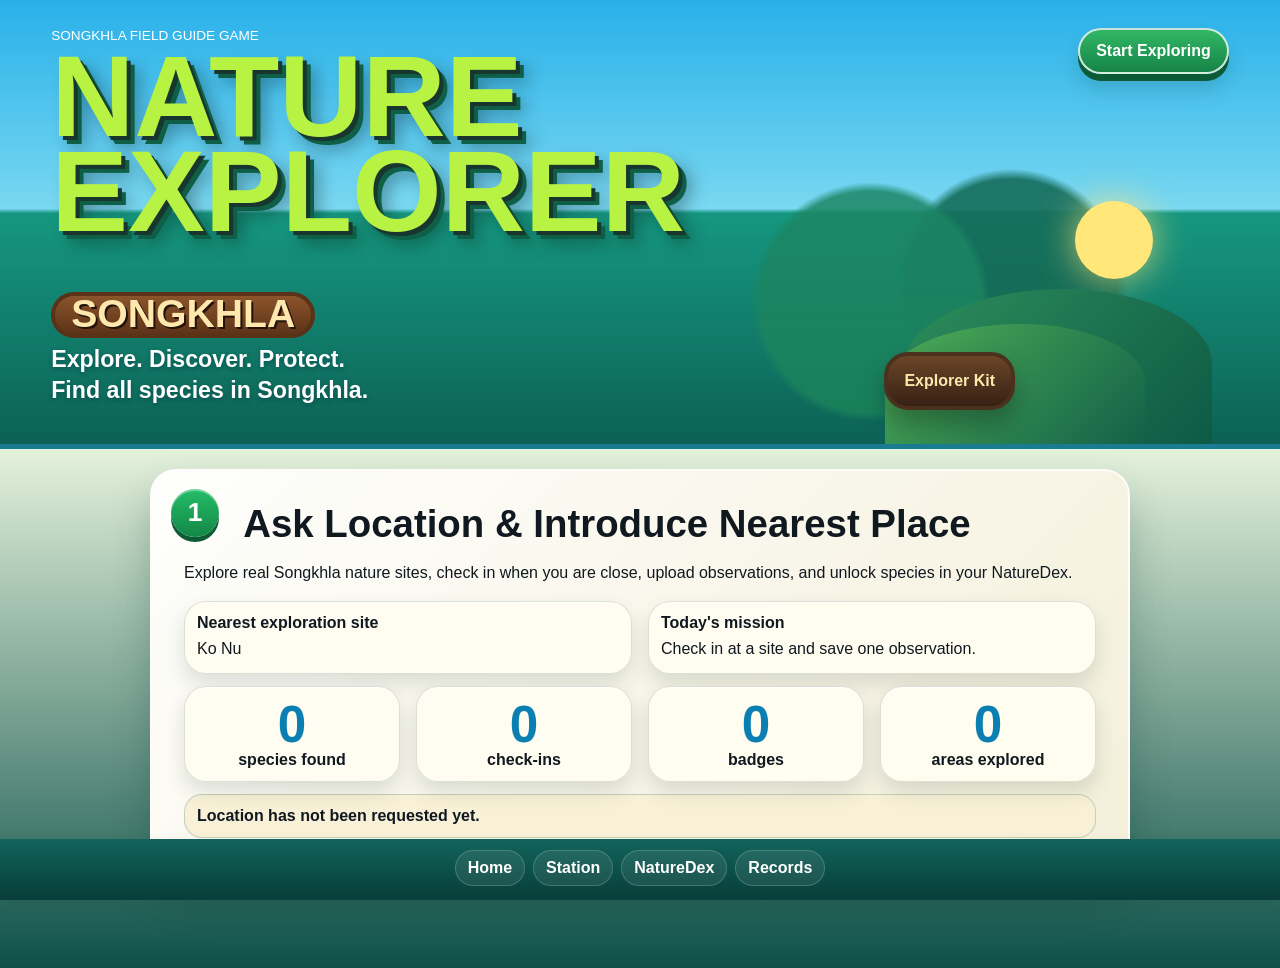
<file: src/index.html>
<!doctype html>
<html lang="en">
  <head>
    <meta charset="utf-8">
    <meta name="viewport" content="width=device-width, initial-scale=1">
    <title>Nature Explorer Songkhla</title>
    <link rel="stylesheet" href="styles.css">
  </head>
  <body>
    <header class="site-header">
      <div class="hero-copy">
        <p class="eyebrow">Songkhla field guide game</p>
        <h1 class="brand-logo">Nature Explorer <span>Songkhla</span></h1>
        <p class="subtitle">Explore. Discover. Protect.</p>
        <p class="hero-note">Find all species in Songkhla.</p>
      </div>
      <div class="hero-scene" aria-hidden="true">
        <div class="sun"></div>
        <div class="island island-back"></div>
        <div class="island island-front"></div>
        <div class="explorer-card">Explorer Kit</div>
      </div>
      <button id="startButton" type="button">Start Exploring</button>
    </header>

    <nav class="app-nav" aria-label="Main navigation">
      <a href="index.html">Home</a>
      <a href="map.html">Station</a>
      <a href="naturedex.html">NatureDex</a>
      <a href="records.html">Records</a>
    </nav>

    <main class="page-main">
      <section class="panel page-panel" aria-labelledby="homeTitle">
        <span class="step-number">1</span>
        <h2 id="homeTitle">Ask Location &amp; Introduce Nearest Place</h2>
        <p>
          Explore real Songkhla nature sites, check in when you are close, upload
          observations, and unlock species in your NatureDex.
        </p>
        <div class="home-grid">
          <article class="mini-card">
            <h3>Nearest exploration site</h3>
            <p id="nearestSite">Ko Nu</p>
          </article>
          <article class="mini-card">
            <h3>Today's mission</h3>
            <p>Check in at a site and save one observation.</p>
          </article>
        </div>
        <div class="quick-stats" aria-label="Quick stats">
          <div>
            <strong id="homeSpeciesFound">0</strong>
            <span>species found</span>
          </div>
          <div>
            <strong id="homeCheckIns">0</strong>
            <span>check-ins</span>
          </div>
          <div>
            <strong id="homeBadges">0</strong>
            <span>badges</span>
          </div>
          <div>
            <strong id="homeAreasExplored">0</strong>
            <span>areas explored</span>
          </div>
        </div>
        <div id="locationStatus" class="status-message">Location has not been requested yet.</div>
      </section>
    </main>

    <script src="app.js"></script>
  </body>
</html>
</file>
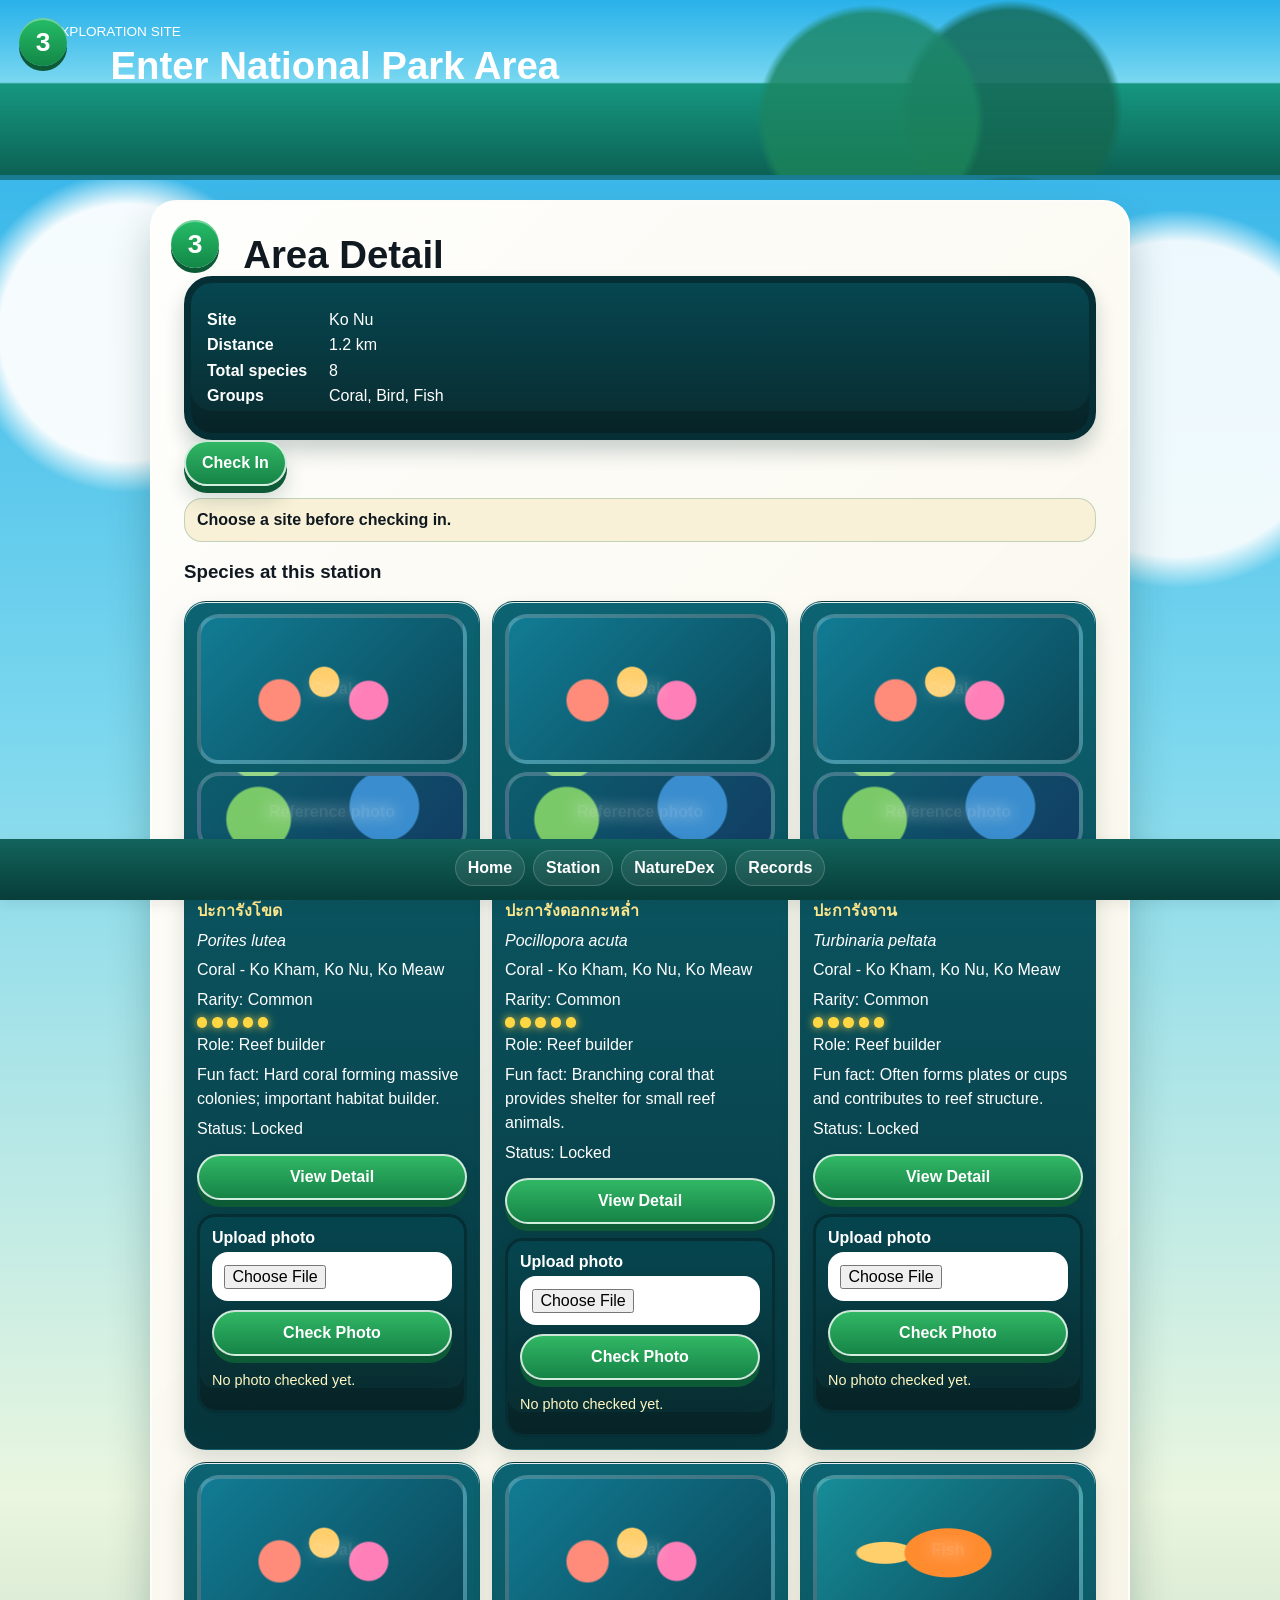
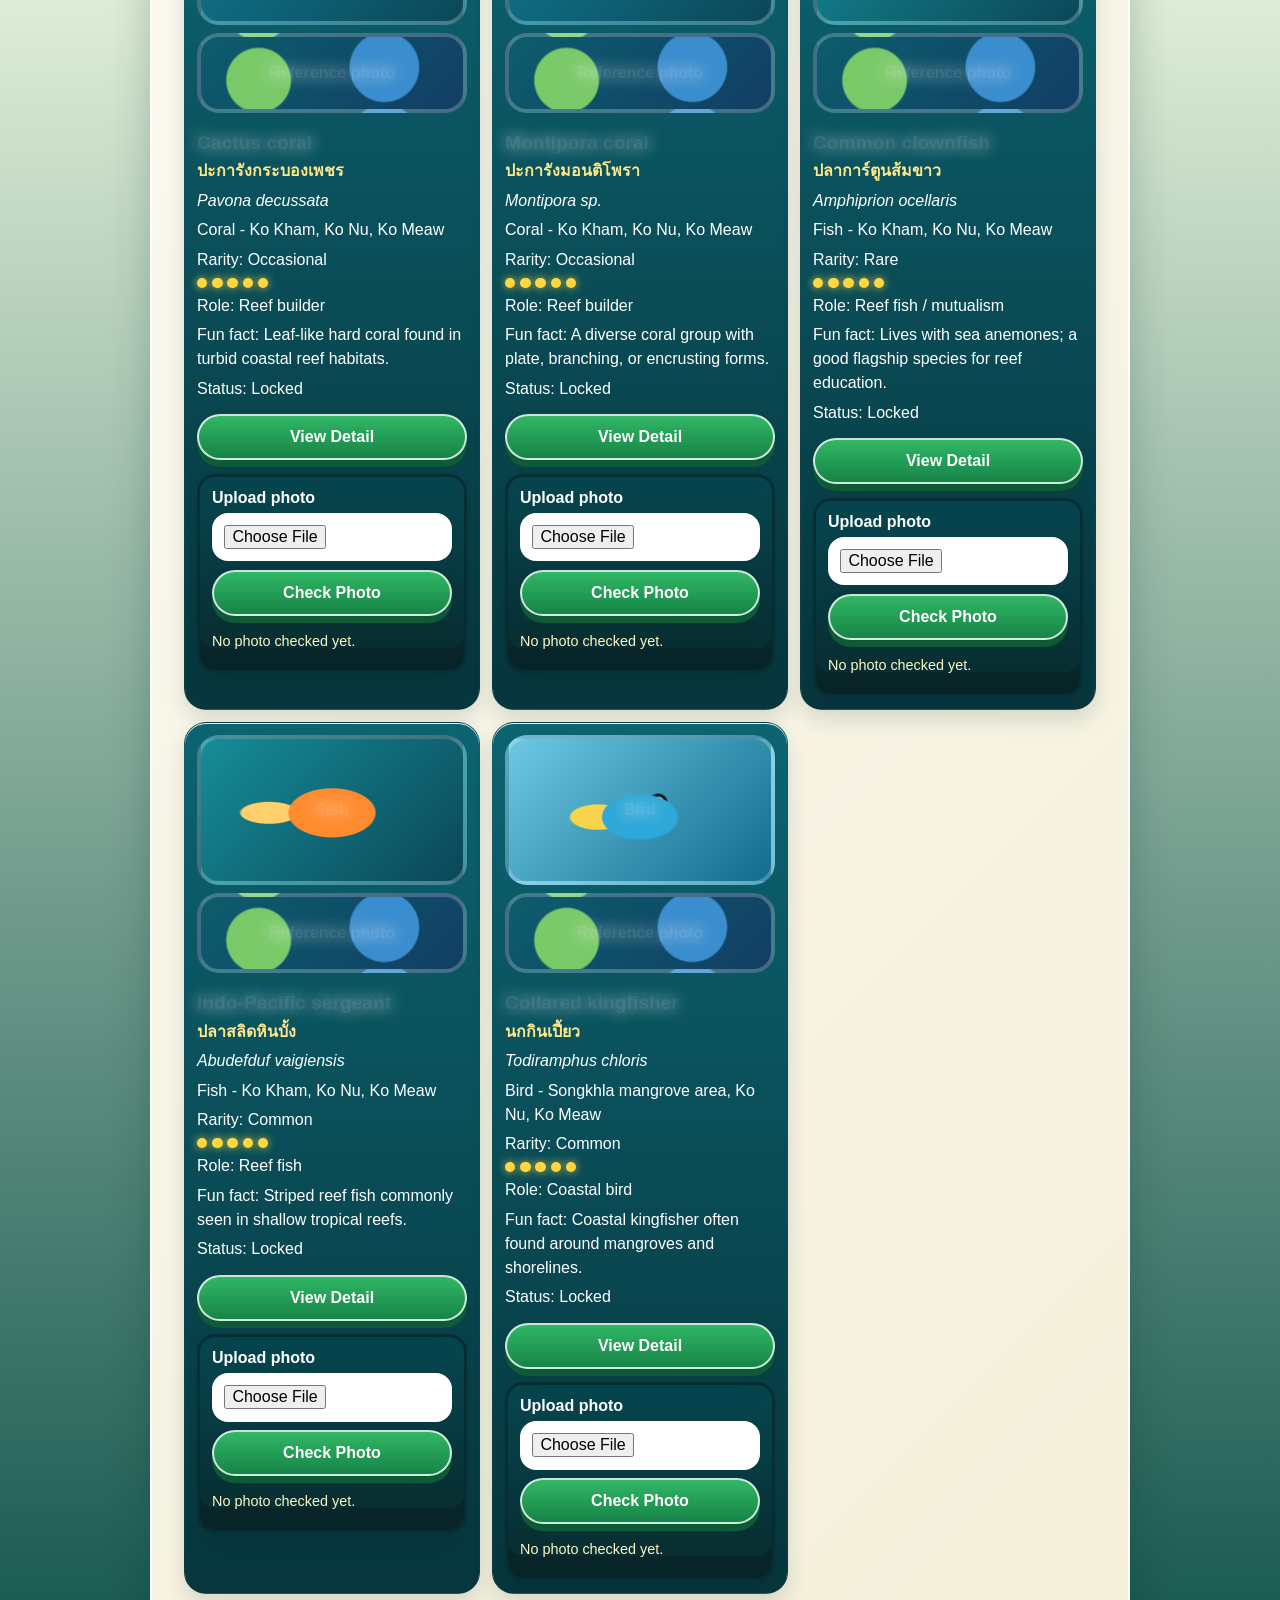
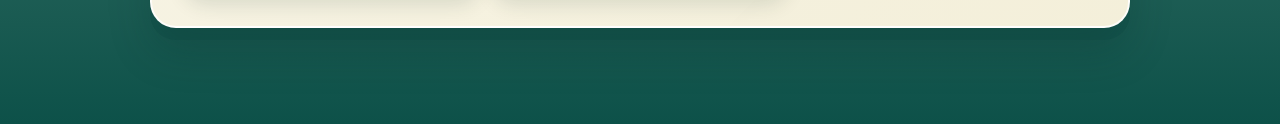
<file: src/area.html>
<!doctype html>
<html lang="en">
  <head>
    <meta charset="utf-8">
    <meta name="viewport" content="width=device-width, initial-scale=1">
    <title>Area Detail - Nature Explorer Songkhla</title>
    <link rel="stylesheet" href="styles.css">
  </head>
  <body>
    <header class="page-header">
      <span class="step-number">3</span>
      <p class="eyebrow">Exploration site</p>
      <h1>Enter National Park Area</h1>
    </header>

    <nav class="app-nav" aria-label="Main navigation">
      <a href="index.html">Home</a>
      <a href="map.html">Station</a>
      <a href="naturedex.html">NatureDex</a>
      <a href="records.html">Records</a>
    </nav>

    <main class="page-main">
      <section class="panel page-panel" aria-labelledby="areaTitle">
        <span class="step-number">3</span>
        <h2 id="areaTitle">Area Detail</h2>
        <div id="areaDetail" class="area-detail"></div>
        <button id="checkInButton" type="button">Check In</button>
        <div id="checkInStatus" class="status-message">Choose a site before checking in.</div>
        <h3>Species at this station</h3>
        <div id="speciesList" class="species-grid" aria-label="Station species cards"></div>
      </section>
    </main>

    <script src="app.js"></script>
  </body>
</html>
</file>
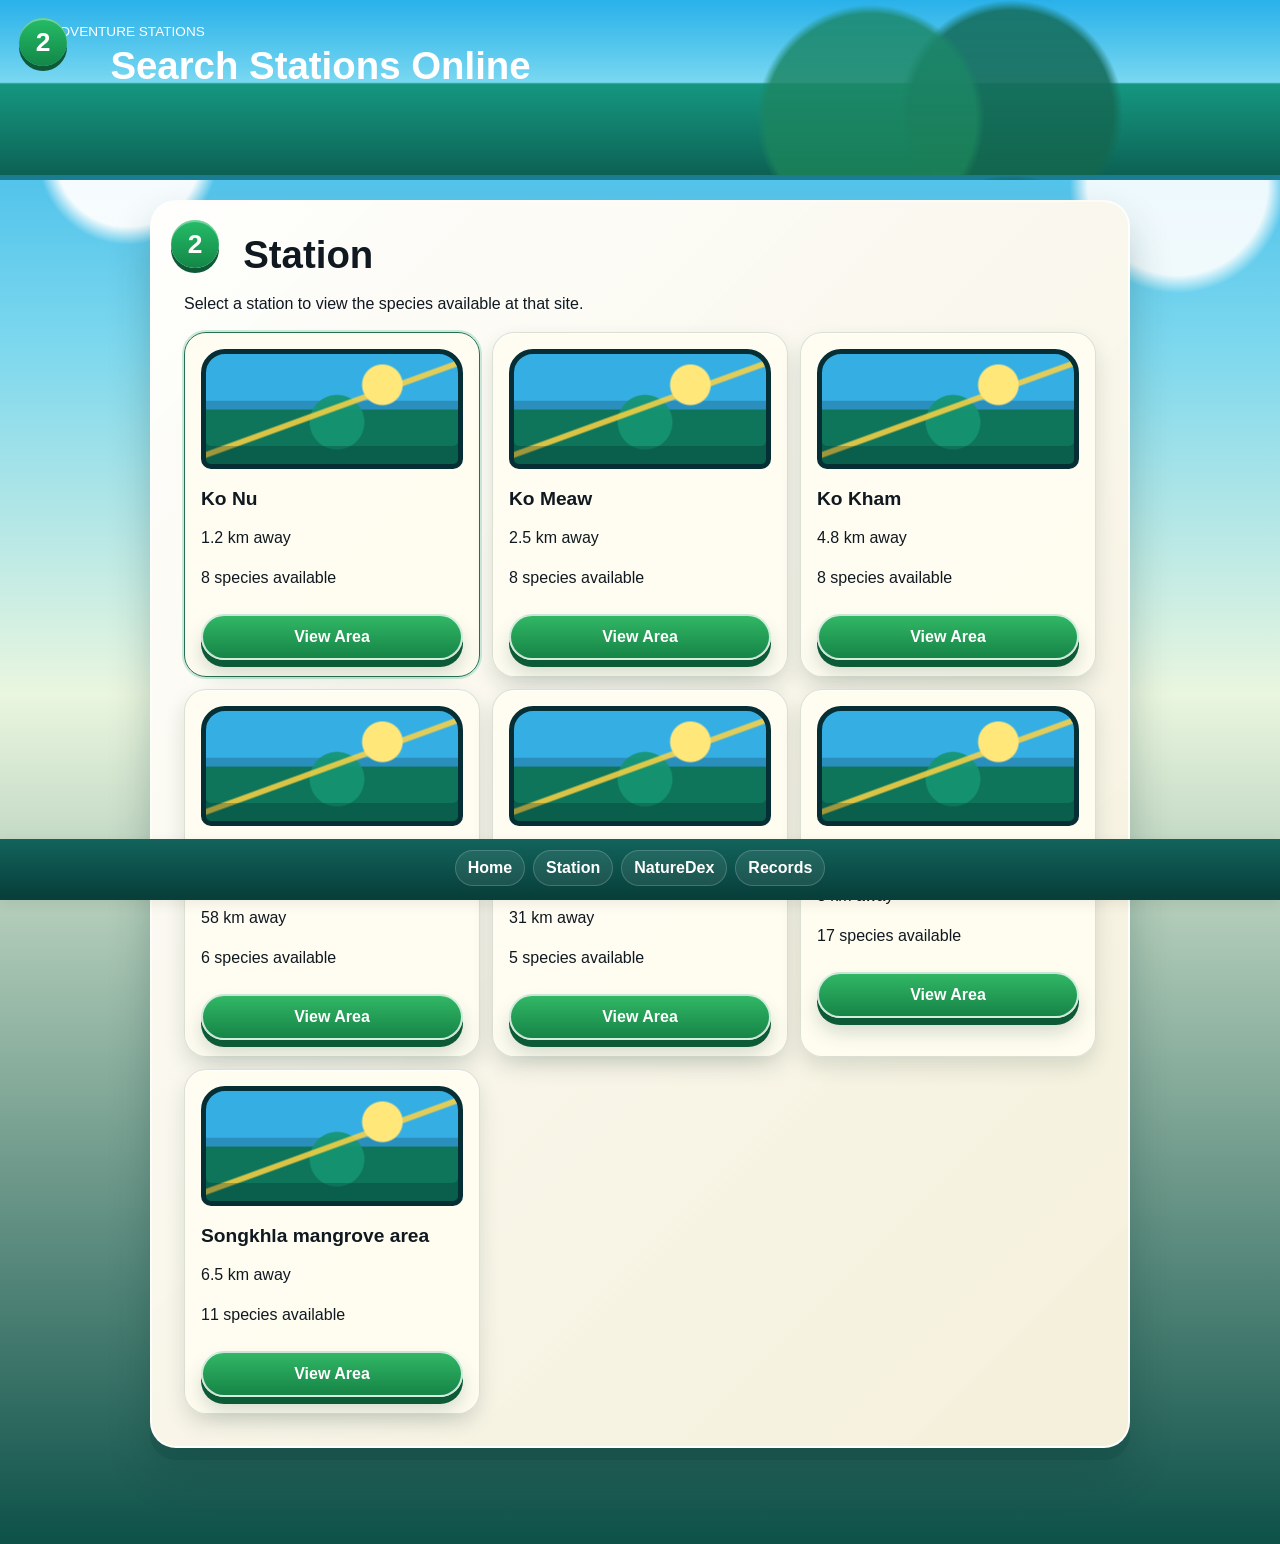
<file: src/map.html>
<!doctype html>
<html lang="en">
  <head>
    <meta charset="utf-8">
    <meta name="viewport" content="width=device-width, initial-scale=1">
    <title>Station - Nature Explorer Songkhla</title>
    <link rel="stylesheet" href="styles.css">
  </head>
  <body>
    <header class="page-header">
      <span class="step-number">2</span>
      <p class="eyebrow">Adventure stations</p>
      <h1>Search Stations Online</h1>
    </header>

    <nav class="app-nav" aria-label="Main navigation">
      <a href="index.html">Home</a>
      <a href="map.html">Station</a>
      <a href="naturedex.html">NatureDex</a>
      <a href="records.html">Records</a>
    </nav>

    <main class="page-main">
      <section class="panel page-panel" aria-labelledby="mapTitle">
        <span class="step-number">2</span>
        <h2 id="mapTitle">Station</h2>
        <p>Select a station to view the species available at that site.</p>
        <div id="siteList" class="site-grid" aria-label="Exploration sites"></div>
      </section>
    </main>

    <script src="app.js"></script>
  </body>
</html>
</file>
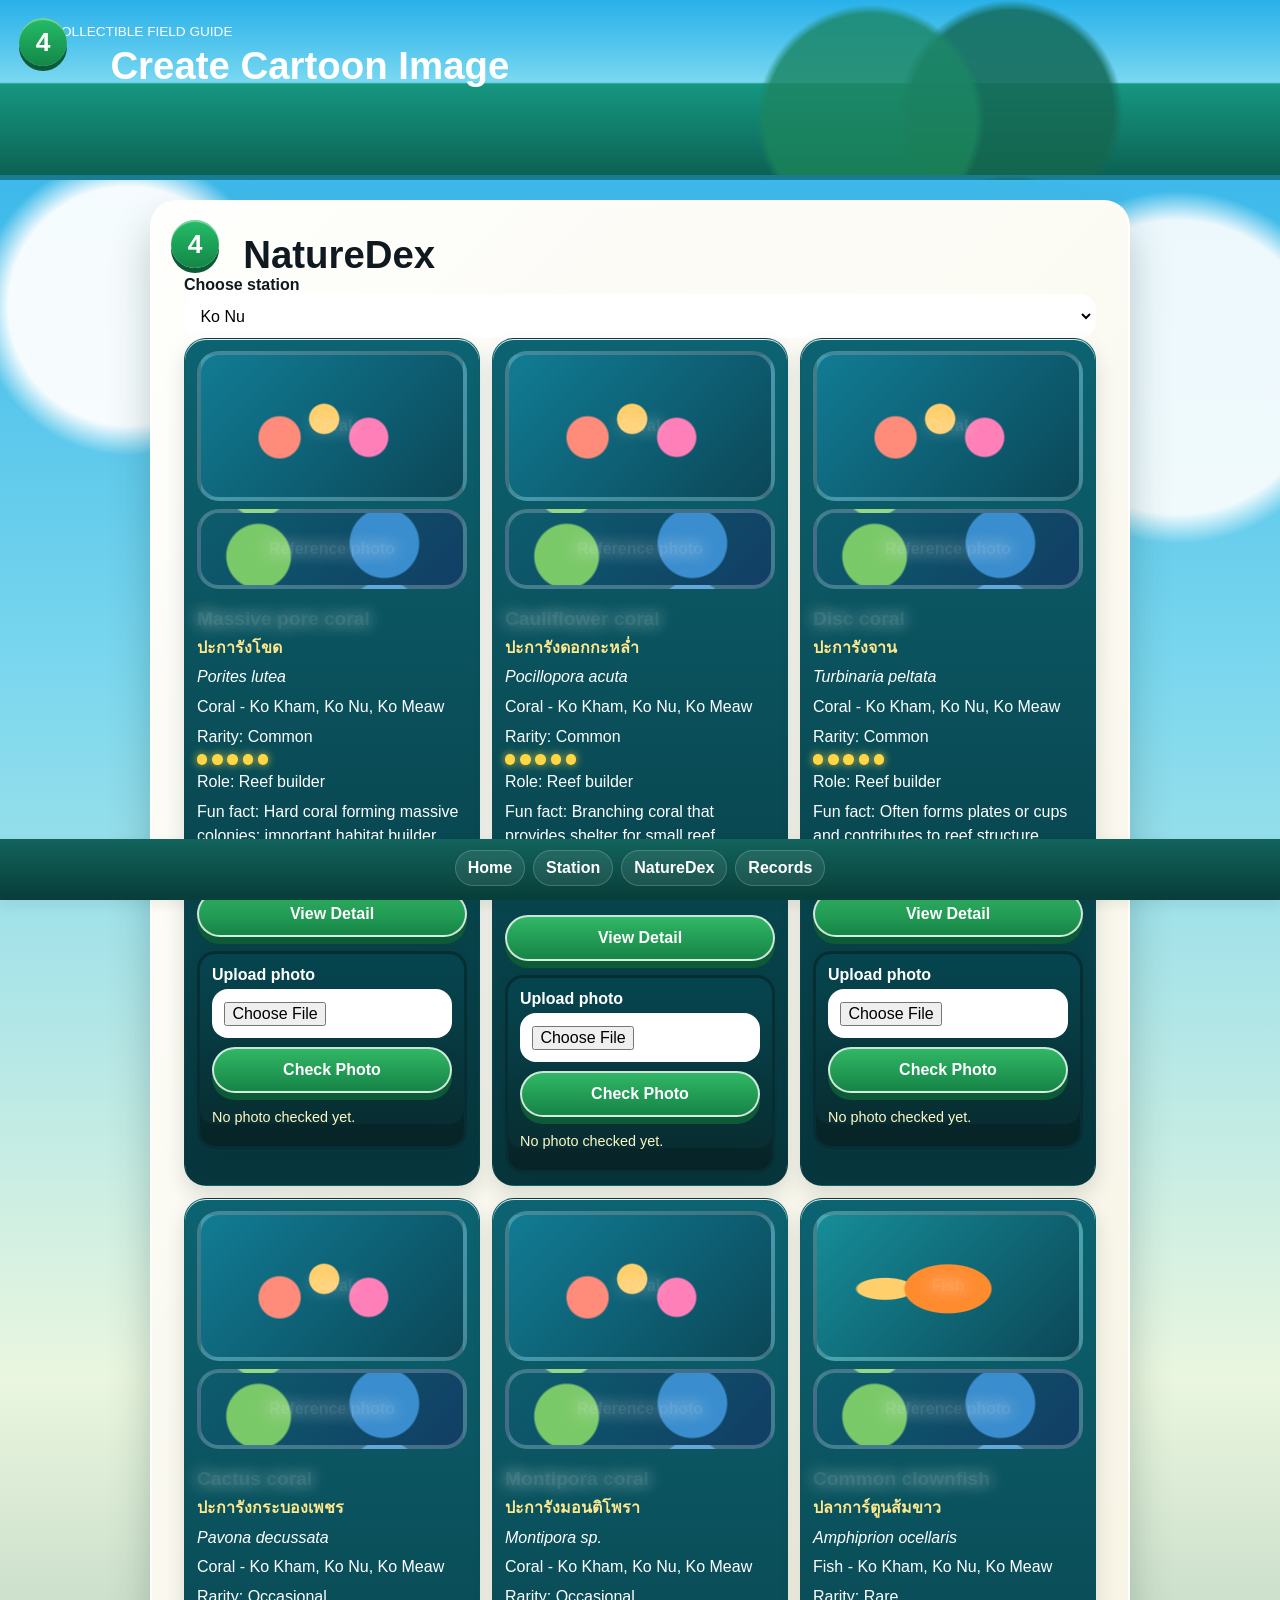
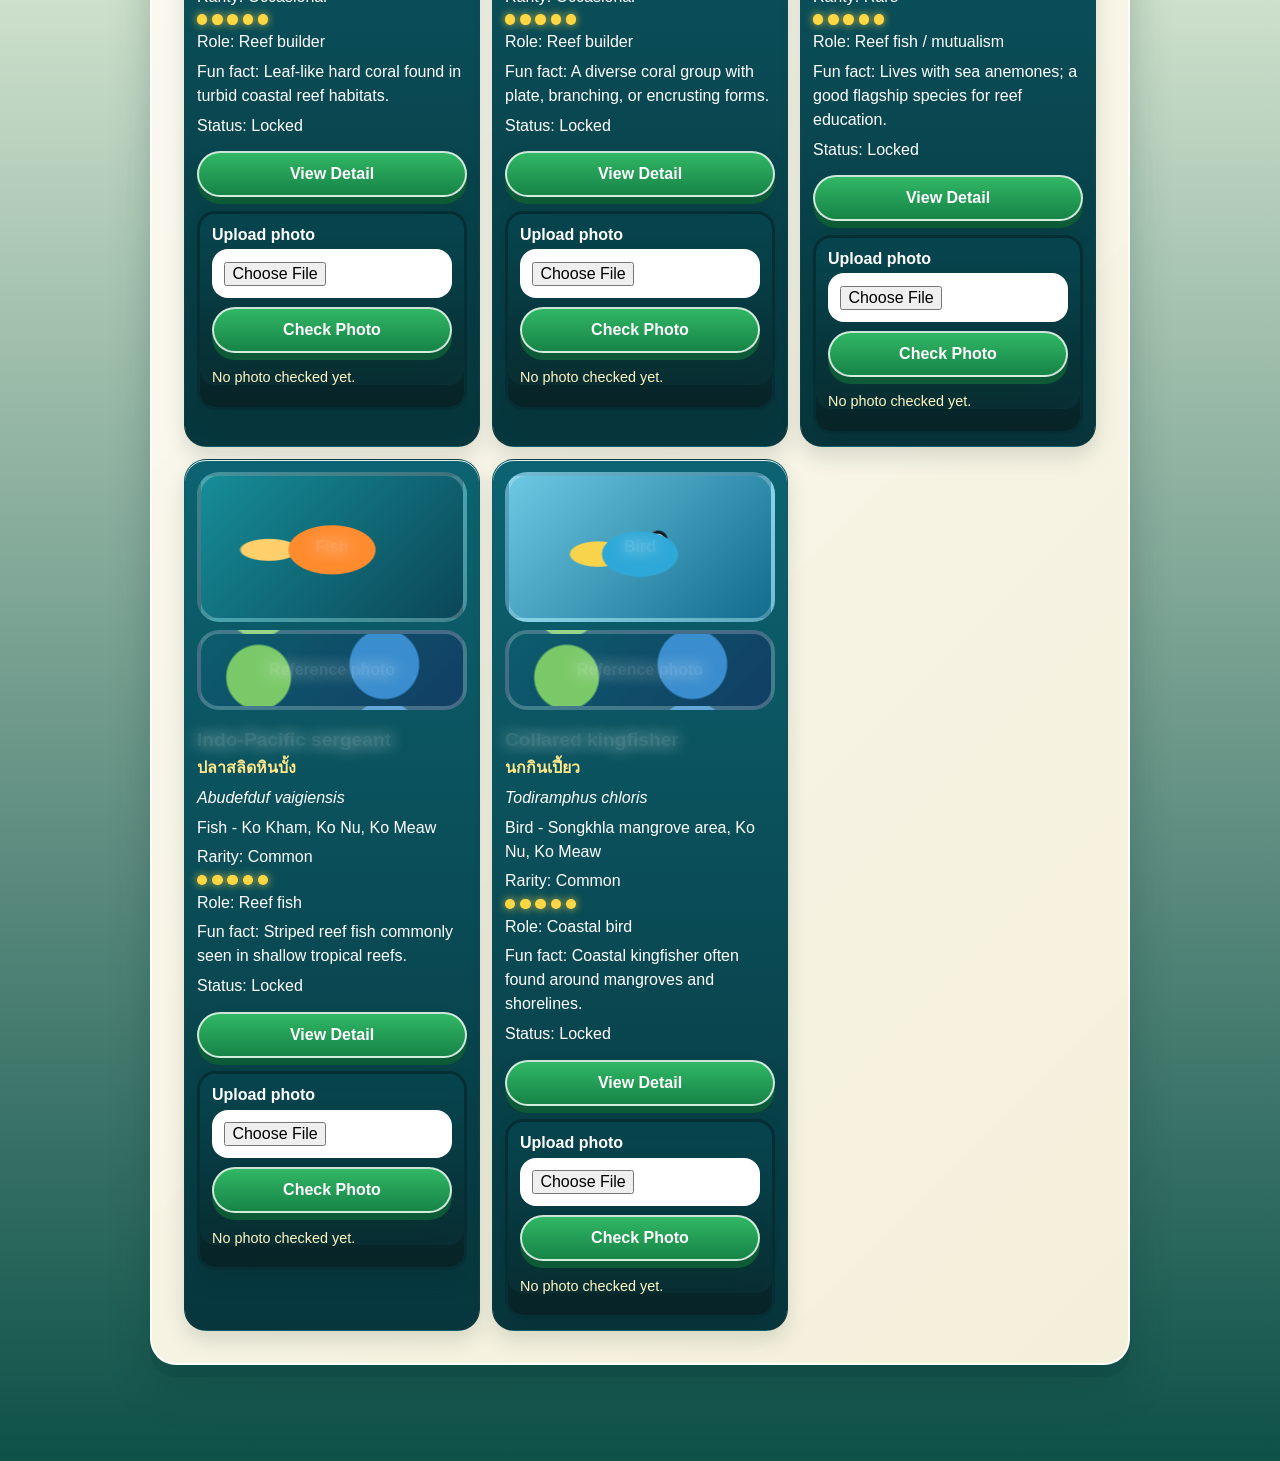
<file: src/naturedex.html>
<!doctype html>
<html lang="en">
  <head>
    <meta charset="utf-8">
    <meta name="viewport" content="width=device-width, initial-scale=1">
    <title>NatureDex - Nature Explorer Songkhla</title>
    <link rel="stylesheet" href="styles.css">
  </head>
  <body>
    <header class="page-header">
      <span class="step-number">4</span>
      <p class="eyebrow">Collectible field guide</p>
      <h1>Create Cartoon Image</h1>
    </header>

    <nav class="app-nav" aria-label="Main navigation">
      <a href="index.html">Home</a>
      <a href="map.html">Station</a>
      <a href="naturedex.html">NatureDex</a>
      <a href="records.html">Records</a>
    </nav>

    <main class="page-main">
      <section class="panel page-panel" aria-labelledby="dexTitle">
        <span class="step-number">4</span>
        <h2 id="dexTitle">NatureDex</h2>
        <label for="areaFilter">Choose station</label>
        <select id="areaFilter"></select>
        <div id="speciesList" class="species-grid" aria-label="Species cards"></div>
      </section>
    </main>

    <script src="app.js"></script>
  </body>
</html>
</file>
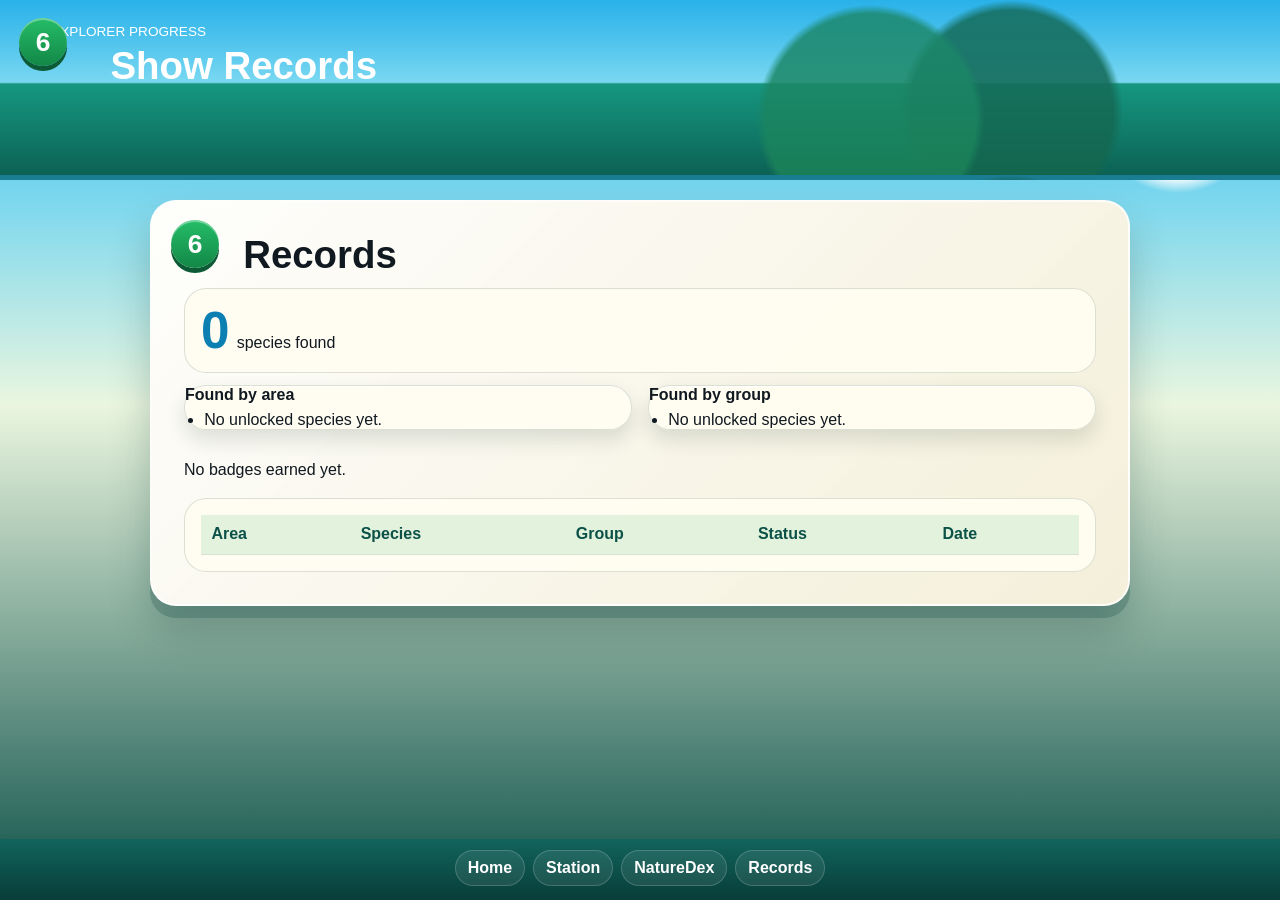
<file: src/records.html>
<!doctype html>
<html lang="en">
  <head>
    <meta charset="utf-8">
    <meta name="viewport" content="width=device-width, initial-scale=1">
    <title>Records - Nature Explorer Songkhla</title>
    <link rel="stylesheet" href="styles.css">
  </head>
  <body>
    <header class="page-header">
      <span class="step-number">6</span>
      <p class="eyebrow">Explorer progress</p>
      <h1>Show Records</h1>
    </header>

    <nav class="app-nav" aria-label="Main navigation">
      <a href="index.html">Home</a>
      <a href="map.html">Station</a>
      <a href="naturedex.html">NatureDex</a>
      <a href="records.html">Records</a>
    </nav>

    <main class="page-main">
      <section class="panel page-panel" aria-labelledby="recordsTitle">
        <span class="step-number">6</span>
        <h2 id="recordsTitle">Records</h2>
        <div class="record-summary">
          <strong id="totalFound">0</strong>
          <span>species found</span>
        </div>
        <div class="summary-grid" aria-label="Record summaries">
          <div>
            <h3>Found by area</h3>
            <ul id="areaSummary"></ul>
          </div>
          <div>
            <h3>Found by group</h3>
            <ul id="groupSummary"></ul>
          </div>
        </div>
        <div id="badgeList" class="badge-list"></div>
        <div class="table-wrap">
          <table>
            <thead>
              <tr>
                <th>Area</th>
                <th>Species</th>
                <th>Group</th>
                <th>Status</th>
                <th>Date</th>
              </tr>
            </thead>
            <tbody id="recordsTable"></tbody>
          </table>
        </div>
      </section>
    </main>

    <script src="app.js"></script>
  </body>
</html>
</file>
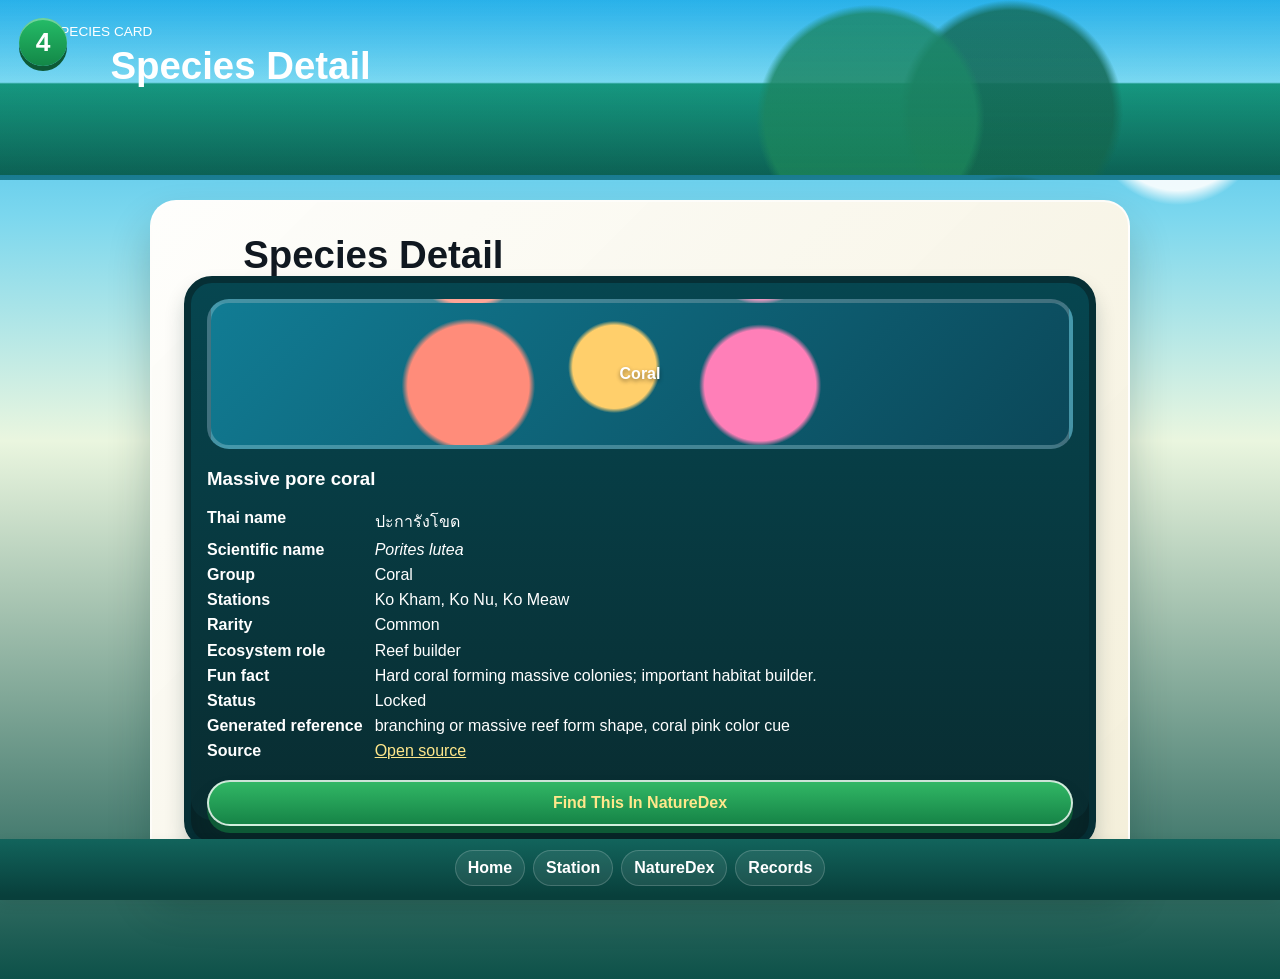
<file: src/species.html>
<!doctype html>
<html lang="en">
  <head>
    <meta charset="utf-8">
    <meta name="viewport" content="width=device-width, initial-scale=1">
    <title>Species Detail - Nature Explorer Songkhla</title>
    <link rel="stylesheet" href="styles.css">
  </head>
  <body>
    <header class="page-header">
      <span class="step-number">4</span>
      <p class="eyebrow">Species card</p>
      <h1>Species Detail</h1>
    </header>

    <nav class="app-nav" aria-label="Main navigation">
      <a href="index.html">Home</a>
      <a href="map.html">Station</a>
      <a href="naturedex.html">NatureDex</a>
      <a href="records.html">Records</a>
    </nav>

    <main class="page-main">
      <section class="panel page-panel" aria-labelledby="speciesDetailTitle">
        <h2 id="speciesDetailTitle">Species Detail</h2>
        <div id="speciesDetail"></div>
      </section>
    </main>

    <script src="app.js"></script>
  </body>
</html>
</file>
<file: src/styles.css>
* {
  box-sizing: border-box;
}

body {
  margin: 0;
  font-family: Arial, sans-serif;
  color: #1f2a24;
  background: linear-gradient(180deg, #e3f7ff 0%, #fff6d8 42%, #f3f7f0 100%);
}

button,
input,
select {
  font: inherit;
}

button {
  border: 0;
  border-radius: 999px;
  padding: 0.75rem 1rem;
  color: white;
  background: #287052;
  box-shadow: 0 6px 14px rgba(40, 112, 82, 0.22);
  cursor: pointer;
  transition: transform 160ms ease, background 160ms ease;
}

button:hover,
button:focus {
  background: #1f5b42;
  transform: translateY(-1px) scale(1.01);
}

.site-header {
  display: flex;
  align-items: center;
  justify-content: space-between;
  gap: 1rem;
  padding: 2rem 1.5rem;
  color: white;
  background:
    radial-gradient(circle at 15% 20%, rgba(255, 217, 102, 0.45), transparent 24%),
    linear-gradient(135deg, #1f8c64 0%, #147aa1 56%, #f47b45 100%);
}

.page-header {
  padding: 1.5rem;
  color: white;
  background:
    radial-gradient(circle at 85% 30%, rgba(255, 217, 102, 0.38), transparent 24%),
    linear-gradient(135deg, #147aa1 0%, #1f8c64 65%, #f47b45 100%);
}

.site-header h1,
.page-header h1,
.panel h2 {
  margin: 0;
}

.eyebrow {
  margin: 0 0 0.35rem;
  font-size: 0.85rem;
  text-transform: uppercase;
}

.subtitle {
  margin: 0.45rem 0 0;
  font-weight: 700;
}

.app-nav {
  position: sticky;
  top: 0;
  z-index: 2;
  display: flex;
  gap: 0.5rem;
  overflow-x: auto;
  padding: 0.65rem 1rem;
  background: rgba(255, 255, 255, 0.92);
  box-shadow: 0 4px 12px rgba(31, 42, 36, 0.08);
}

.app-nav a {
  flex: 0 0 auto;
  border-radius: 999px;
  padding: 0.5rem 0.75rem;
  color: #205c53;
  background: #fff3bf;
  text-decoration: none;
  font-weight: 700;
}

main {
  display: grid;
  grid-template-columns: repeat(auto-fit, minmax(280px, 1fr));
  gap: 1rem;
  padding: 1rem;
}

.page-main {
  grid-template-columns: minmax(0, 980px);
  justify-content: center;
}

.page-panel {
  width: 100%;
}

.panel {
  border: 1px solid rgba(215, 226, 210, 0.9);
  border-radius: 22px;
  padding: 1rem;
  background: white;
  box-shadow: 0 12px 28px rgba(31, 42, 36, 0.09);
}

.panel p {
  line-height: 1.5;
}

.status-message,
.error-message {
  margin-top: 0.75rem;
  padding: 0.75rem;
  border-radius: 6px;
  background: #edf4ea;
}

.error-message {
  display: none;
  color: #8a241f;
  background: #fdecea;
}

.site-grid,
.species-grid,
.badge-list {
  display: grid;
  gap: 0.75rem;
}

.site-grid,
.species-grid {
  grid-template-columns: repeat(auto-fit, minmax(170px, 1fr));
}

.site-card,
.species-card {
  border: 1px solid #d7e2d2;
  border-radius: 18px;
  padding: 0.75rem;
  background: linear-gradient(180deg, #ffffff 0%, #f7ffe9 100%);
  box-shadow: 0 8px 18px rgba(31, 42, 36, 0.08);
  transition: transform 160ms ease;
}

.site-card:hover,
.species-card:hover {
  transform: translateY(-2px);
}

.site-card.active {
  border-color: #287052;
  box-shadow: 0 0 0 2px #c9eadb;
}

.site-card button,
.button-link {
  display: inline-block;
  width: 100%;
  margin-top: 0.5rem;
  border-radius: 999px;
  padding: 0.75rem 1rem;
  color: white;
  background: #287052;
  box-shadow: 0 6px 14px rgba(40, 112, 82, 0.22);
  text-align: center;
  text-decoration: none;
  font-weight: 700;
  transition: transform 160ms ease, background 160ms ease;
}

.button-link:hover,
.button-link:focus {
  background: #1f5b42;
  transform: translateY(-1px) scale(1.01);
}

.area-detail dl,
.species-detail dl {
  display: grid;
  grid-template-columns: max-content 1fr;
  gap: 0.45rem 0.75rem;
  margin: 0.75rem 0;
}

.area-detail dt,
.species-detail dt {
  font-weight: 700;
}

.species-image-row {
  display: grid;
  grid-template-columns: 1fr 1fr;
  gap: 0.5rem;
  margin-bottom: 0.75rem;
}

.image-placeholder {
  display: grid;
  min-height: 90px;
  place-items: center;
  border-radius: 16px;
  color: #2f463a;
  background: linear-gradient(135deg, #b9f3d0, #9bdaf7);
  text-align: center;
}

.detail-image {
  min-height: 150px;
  margin-bottom: 1rem;
}

.locked .image-placeholder,
.locked .species-name {
  color: transparent;
  text-shadow: 0 0 0.45rem #34423b;
}

form {
  display: grid;
  gap: 0.7rem;
}

label,
legend {
  font-weight: 700;
}

input,
select,
fieldset {
  width: 100%;
  border: 1px solid #c8d6c3;
  border-radius: 6px;
  padding: 0.65rem;
  background: white;
}

fieldset {
  display: grid;
  gap: 0.45rem;
}

.choice {
  display: flex;
  align-items: center;
  gap: 0.45rem;
  font-weight: 400;
}

.choice input {
  width: auto;
}

.record-summary {
  display: flex;
  align-items: baseline;
  gap: 0.45rem;
  margin: 0.75rem 0;
}

.home-grid,
.quick-stats {
  display: grid;
  grid-template-columns: repeat(auto-fit, minmax(150px, 1fr));
  gap: 0.75rem;
  margin: 0.75rem 0;
}

.mini-card,
.quick-stats div {
  border: 1px solid #ffe08a;
  border-radius: 18px;
  padding: 0.75rem;
  background: #fff8d9;
}

.mini-card h3 {
  margin: 0 0 0.35rem;
  font-size: 1rem;
}

.mini-card p {
  margin: 0;
}

.quick-stats strong {
  display: block;
  color: #147aa1;
  font-size: 1.7rem;
}

.quick-stats span {
  display: block;
  font-weight: 700;
}

.record-summary strong {
  font-size: 2rem;
  color: #287052;
}

.summary-grid {
  display: grid;
  grid-template-columns: repeat(auto-fit, minmax(180px, 1fr));
  gap: 0.75rem;
  margin: 0.75rem 0;
}

.summary-grid h3 {
  margin: 0 0 0.4rem;
  font-size: 1rem;
}

.summary-grid ul {
  margin: 0;
  padding-left: 1.2rem;
}

.badge {
  border-radius: 999px;
  padding: 0.45rem 0.7rem;
  background: #ffd966;
  box-shadow: 0 0 14px rgba(255, 217, 102, 0.7);
}

.table-wrap {
  overflow-x: auto;
}

table {
  width: 100%;
  border-collapse: collapse;
}

th,
td {
  border-bottom: 1px solid #d7e2d2;
  padding: 0.65rem;
  text-align: left;
}

@media (max-width: 640px) {
  .site-header {
    align-items: stretch;
    flex-direction: column;
  }
}

/* Reference-inspired cartoon adventure styling */
body {
  color: #101820;
  background:
    radial-gradient(circle at 10% 10%, rgba(255, 255, 255, 0.95) 0 4%, transparent 5%),
    radial-gradient(circle at 92% 12%, rgba(255, 255, 255, 0.9) 0 5%, transparent 6%),
    linear-gradient(180deg, #26aee8 0%, #7bd7ee 22%, #eaf6df 45%, #0d5149 100%);
  min-height: 100vh;
}

button,
.button-link {
  border: 2px solid rgba(255, 255, 255, 0.78);
  background: linear-gradient(180deg, #31b765 0%, #168447 100%);
  box-shadow: 0 7px 0 #0d5a36, 0 14px 20px rgba(10, 56, 45, 0.18);
  font-weight: 800;
}

button:hover,
button:focus,
.button-link:hover,
.button-link:focus {
  background: linear-gradient(180deg, #42ca75 0%, #176d41 100%);
}

.site-header,
.page-header {
  position: relative;
  overflow: hidden;
  border-bottom: 5px solid rgba(10, 72, 58, 0.5);
  background:
    linear-gradient(180deg, rgba(38, 174, 232, 0.2), rgba(38, 174, 232, 0.05)),
    radial-gradient(circle at 68% 68%, rgba(26, 128, 81, 0.85) 0 12%, transparent 13%),
    radial-gradient(circle at 79% 64%, rgba(18, 98, 68, 0.9) 0 10%, transparent 11%),
    linear-gradient(180deg, #2ab2ea 0%, #86def2 47%, #139370 48%, #0b5d4c 100%);
}

.site-header {
  min-height: 360px;
  align-items: flex-start;
  padding: 1.75rem clamp(1rem, 4vw, 4rem) 2.5rem;
}

.page-header {
  min-height: 180px;
  padding: 1.5rem clamp(1rem, 4vw, 4rem);
}

.hero-copy {
  position: relative;
  z-index: 1;
  max-width: 620px;
}

.brand-logo {
  max-width: 720px;
  color: #b8f243;
  font-size: clamp(3rem, 9vw, 7.5rem);
  line-height: 0.83;
  text-transform: uppercase;
  text-shadow:
    4px 4px 0 #18362e,
    8px 8px 0 #0e5f46,
    12px 12px 18px rgba(0, 0, 0, 0.35);
  letter-spacing: 0;
}

.brand-logo span {
  display: inline-block;
  margin-top: 0.35rem;
  border: 4px solid #5a3218;
  border-radius: 999px;
  padding: 0.1rem 1rem 0.25rem;
  color: #ffe8ad;
  background: linear-gradient(180deg, #8b542b, #5d3318);
  font-size: 0.34em;
  text-shadow: 2px 2px 0 #23130a;
}

.subtitle,
.hero-note {
  color: #ffffff;
  font-size: clamp(1rem, 2vw, 1.45rem);
  text-shadow: 0 2px 4px rgba(0, 55, 70, 0.5);
}

.hero-note {
  margin: 0.25rem 0 0;
  font-weight: 700;
}

.hero-scene {
  position: absolute;
  inset: auto 4% 0 auto;
  width: min(40vw, 420px);
  height: 270px;
}

.sun,
.island,
.explorer-card {
  position: absolute;
}

.sun {
  right: 18%;
  top: 10%;
  width: 78px;
  height: 78px;
  border-radius: 50%;
  background: #ffe77a;
  box-shadow: 0 0 36px rgba(255, 231, 122, 0.75);
}

.island {
  bottom: 0;
  border-radius: 52% 48% 0 0;
}

.island-back {
  right: 4%;
  width: 310px;
  height: 155px;
  background: linear-gradient(135deg, #2d8d5b, #0d5a45);
}

.island-front {
  right: 20%;
  width: 260px;
  height: 120px;
  background: linear-gradient(135deg, #4fae56, #126149);
}

.explorer-card {
  left: 18%;
  bottom: 34px;
  border: 4px solid #4b321e;
  border-radius: 24px;
  padding: 1rem;
  color: #ffe8ad;
  background: linear-gradient(180deg, #6b4528, #372114);
  box-shadow: 0 14px 24px rgba(0, 0, 0, 0.28);
  font-weight: 900;
}

.app-nav {
  justify-content: center;
  border-bottom: 4px solid #083f3b;
  background: linear-gradient(180deg, #12645c, #083f3b);
}

.app-nav a {
  border: 1px solid rgba(255, 255, 255, 0.18);
  color: #ffffff;
  background: rgba(255, 255, 255, 0.08);
}

.app-nav a:hover,
.app-nav a:focus {
  background: #1ea866;
}

.page-main {
  padding: clamp(0.75rem, 2vw, 1.25rem);
}

.panel {
  position: relative;
  border: 2px solid rgba(255, 255, 255, 0.82);
  border-radius: 26px;
  padding: clamp(1.1rem, 2.5vw, 2rem);
  background:
    linear-gradient(135deg, rgba(255, 255, 255, 0.9), rgba(244, 239, 218, 0.92)),
    #f6f1df;
  box-shadow: 0 12px 0 rgba(8, 63, 59, 0.22), 0 24px 42px rgba(8, 45, 41, 0.24);
}

.panel h2,
.page-header h1 {
  padding-left: 3.7rem;
  font-size: clamp(1.55rem, 3vw, 2.5rem);
  line-height: 1.1;
}

.step-number {
  display: inline-grid;
  width: 3rem;
  height: 3rem;
  place-items: center;
  border-radius: 50%;
  color: white;
  background: linear-gradient(180deg, #25bd68, #138747);
  box-shadow: inset 0 2px 0 rgba(255, 255, 255, 0.35), 0 5px 0 #0d5a36;
  font-size: 1.65rem;
  font-weight: 900;
}

.panel > .step-number,
.page-header > .step-number {
  position: absolute;
  left: 1.2rem;
  top: 1.15rem;
}

.home-grid,
.quick-stats,
.summary-grid {
  gap: 1rem;
}

.mini-card,
.quick-stats div,
.summary-grid > div,
.site-card,
.species-card {
  border: 1px solid rgba(37, 76, 62, 0.16);
  border-radius: 22px;
  background: rgba(255, 253, 241, 0.96);
  box-shadow: inset 0 1px 0 rgba(255, 255, 255, 0.9), 0 10px 20px rgba(28, 55, 45, 0.14);
}

.quick-stats div {
  text-align: center;
}

.quick-stats strong,
.record-summary strong {
  color: #0b7fb2;
  font-size: clamp(2rem, 5vw, 3.2rem);
  line-height: 1;
}

.site-grid {
  grid-template-columns: repeat(auto-fit, minmax(220px, 1fr));
}

.site-card {
  position: relative;
  min-height: 240px;
  padding: 1rem;
}

.site-thumb {
  min-height: 120px;
  border: 5px solid #062f35;
  border-radius: 24px 24px 10px 10px;
  background:
    radial-gradient(circle at 70% 28%, #ffe77a 0 10%, transparent 11%),
    linear-gradient(160deg, transparent 48%, rgba(255, 210, 65, 0.85) 49% 51%, transparent 52%),
    radial-gradient(circle at 52% 62%, rgba(21, 148, 112, 0.9) 0 18%, transparent 19%),
    linear-gradient(180deg, #35aee4 0 42%, #2b8fbd 43% 50%, #0e755b 51% 100%);
  box-shadow: inset 0 -18px 0 rgba(0, 35, 38, 0.28);
}

.site-card h3,
.species-card h3 {
  margin-bottom: 0.35rem;
  font-size: 1.2rem;
}

.area-detail,
.species-detail,
form {
  border: 7px solid #062f35;
  border-radius: 28px;
  padding: 1rem;
  color: white;
  background: linear-gradient(180deg, #064650, #092b2f);
  box-shadow: inset 0 -22px 0 rgba(0, 0, 0, 0.18), 0 12px 20px rgba(0, 40, 42, 0.2);
}

.area-detail dl,
.species-detail dl {
  grid-template-columns: minmax(110px, max-content) 1fr;
}

.area-detail dd,
.species-detail dd {
  margin: 0;
}

.status-message {
  border: 1px solid rgba(14, 95, 70, 0.22);
  border-radius: 18px;
  background: #f8f1d7;
  font-weight: 700;
}

.species-grid {
  grid-template-columns: repeat(auto-fit, minmax(230px, 1fr));
}

.species-card {
  position: relative;
  overflow: hidden;
  color: #ffffff;
  background: linear-gradient(180deg, #0c6371, #07363d);
}

.species-card p {
  margin: 0.35rem 0;
}

.species-image-row {
  grid-template-columns: 1fr;
}

.image-placeholder {
  min-height: 150px;
  border: 4px solid rgba(255, 255, 255, 0.22);
  border-radius: 22px;
  color: #ffffff;
  background:
    radial-gradient(circle at 50% 42%, rgba(255, 255, 255, 0.5) 0 10%, transparent 11%),
    radial-gradient(circle at 50% 58%, rgba(244, 123, 69, 0.95) 0 22%, transparent 23%),
    linear-gradient(135deg, #168d98, #0b4758);
  font-weight: 900;
  text-shadow: 0 2px 4px rgba(0, 0, 0, 0.45);
}

.photo-art {
  min-height: 80px;
  background:
    radial-gradient(circle at 22% 60%, rgba(128, 208, 105, 0.95) 0 15%, transparent 16%),
    radial-gradient(circle at 70% 42%, rgba(60, 145, 212, 0.95) 0 18%, transparent 19%),
    linear-gradient(135deg, #0c5d6c, #123e65);
}

.cartoon-art.coral {
  background:
    radial-gradient(circle at 30% 58%, #ff8c7a 0 10%, transparent 11%),
    radial-gradient(circle at 47% 45%, #ffcf6b 0 9%, transparent 10%),
    radial-gradient(circle at 64% 58%, #ff7fb8 0 10%, transparent 11%),
    linear-gradient(135deg, #117c94, #0b4758);
}

.cartoon-art.fish {
  background:
    radial-gradient(ellipse at 50% 52%, #ff8b2f 0 23%, transparent 24%),
    radial-gradient(circle at 58% 45%, #ffffff 0 3%, #101820 4% 5%, transparent 6%),
    radial-gradient(ellipse at 26% 52%, #ffcf6b 0 10%, transparent 11%),
    linear-gradient(135deg, #168d98, #0b4758);
}

.cartoon-art.bird {
  background:
    radial-gradient(ellipse at 50% 55%, #2da8d8 0 20%, transparent 21%),
    radial-gradient(circle at 57% 45%, #ffffff 0 3%, #101820 4% 5%, transparent 6%),
    radial-gradient(ellipse at 34% 55%, #f8d34c 0 11%, transparent 12%),
    linear-gradient(135deg, #6cc8e3, #116c8d);
}

.cartoon-art.plant {
  background:
    radial-gradient(ellipse at 40% 58%, #49b95f 0 14%, transparent 15%),
    radial-gradient(ellipse at 58% 46%, #79d66b 0 16%, transparent 17%),
    linear-gradient(160deg, transparent 45%, #6a3b1f 46% 52%, transparent 53%),
    linear-gradient(135deg, #b7e88a, #167a56);
}

.cartoon-art.mammal,
.cartoon-art.reptile,
.cartoon-art.amphibian {
  background:
    radial-gradient(ellipse at 50% 55%, #b98955 0 22%, transparent 23%),
    radial-gradient(circle at 57% 45%, #ffffff 0 3%, #101820 4% 5%, transparent 6%),
    linear-gradient(135deg, #7fbf82, #0d5a45);
}

.cartoon-art.crab,
.cartoon-art.mollusc,
.cartoon-art.insect {
  background:
    radial-gradient(ellipse at 50% 56%, #d89542 0 19%, transparent 20%),
    radial-gradient(circle at 57% 46%, #ffffff 0 3%, #101820 4% 5%, transparent 6%),
    linear-gradient(135deg, #cce4a3, #0e6f68);
}

.thai-name {
  font-weight: 900;
  color: #ffe78b;
}

.species-detail a {
  color: #ffe78b;
}

.rarity-dots {
  display: flex;
  gap: 0.3rem;
}

.rarity-dots span {
  width: 0.65rem;
  height: 0.65rem;
  border-radius: 50%;
  background: #ffd743;
  box-shadow: 0 0 8px rgba(255, 215, 67, 0.8);
}

.locked .image-placeholder,
.locked .species-name {
  color: rgba(255, 255, 255, 0.08);
  text-shadow: 0 0 1rem rgba(255, 255, 255, 0.65);
}

.camera-preview {
  min-height: 220px;
  display: grid;
  place-items: end center;
  border: 5px solid #062f35;
  border-radius: 24px;
  padding: 1rem;
  color: white;
  background:
    radial-gradient(circle at 50% 88%, #ffffff 0 9%, #0d2427 10% 13%, transparent 14%),
    radial-gradient(circle at 48% 45%, rgba(244, 123, 69, 0.92) 0 13%, transparent 14%),
    radial-gradient(circle at 40% 50%, rgba(255, 255, 255, 0.45) 0 2%, transparent 3%),
    linear-gradient(180deg, #0d5864 0%, #0a3037 72%, #061c20 73%);
  font-weight: 900;
}

.match-tick {
  position: absolute;
  top: 0.75rem;
  right: 0.75rem;
  z-index: 1;
  display: grid;
  width: 2.6rem;
  height: 2.6rem;
  place-items: center;
  border: 3px solid #ffffff;
  border-radius: 50%;
  color: #ffffff;
  background: linear-gradient(180deg, #35d06f, #128242);
  box-shadow: 0 0 18px rgba(53, 208, 111, 0.8), 0 5px 0 #0d5a36;
  font-size: 1.55rem;
  font-weight: 900;
}

.species-upload-form {
  margin-top: 0.85rem;
  border-width: 3px;
  border-radius: 18px;
  padding: 0.75rem;
  gap: 0.55rem;
}

.species-upload-form label {
  color: #ffffff;
}

.species-upload-form input {
  width: 100%;
  margin-top: 0.35rem;
}

.species-upload-form button {
  width: 100%;
}

.inline-upload-status {
  margin: 0;
  color: #fff7c2;
  font-size: 0.9rem;
}

input,
select,
fieldset {
  border: 2px solid rgba(255, 255, 255, 0.25);
  border-radius: 16px;
}

.record-summary,
.table-wrap {
  border: 1px solid rgba(37, 76, 62, 0.16);
  border-radius: 22px;
  padding: 1rem;
  background: rgba(255, 253, 241, 0.96);
}

.badge {
  display: inline-block;
  color: #3b270c;
  background: linear-gradient(180deg, #ffe78b, #d99a27);
  box-shadow: 0 0 18px rgba(255, 215, 67, 0.8), inset 0 2px 0 rgba(255, 255, 255, 0.48);
  font-weight: 900;
}

th {
  color: #0b5148;
  background: #e2f2dc;
}

@media (min-width: 900px) {
  .app-nav {
    position: fixed;
    inset: auto 0 0;
    z-index: 5;
  }

  body {
    padding-bottom: 76px;
  }
}

@media (max-width: 760px) {
  .site-header {
    min-height: auto;
  }

  .hero-scene {
    position: relative;
    inset: auto;
    width: 100%;
    height: 210px;
  }

  .panel h2,
  .page-header h1 {
    padding-left: 0;
    padding-top: 3.25rem;
  }
}
</file>
